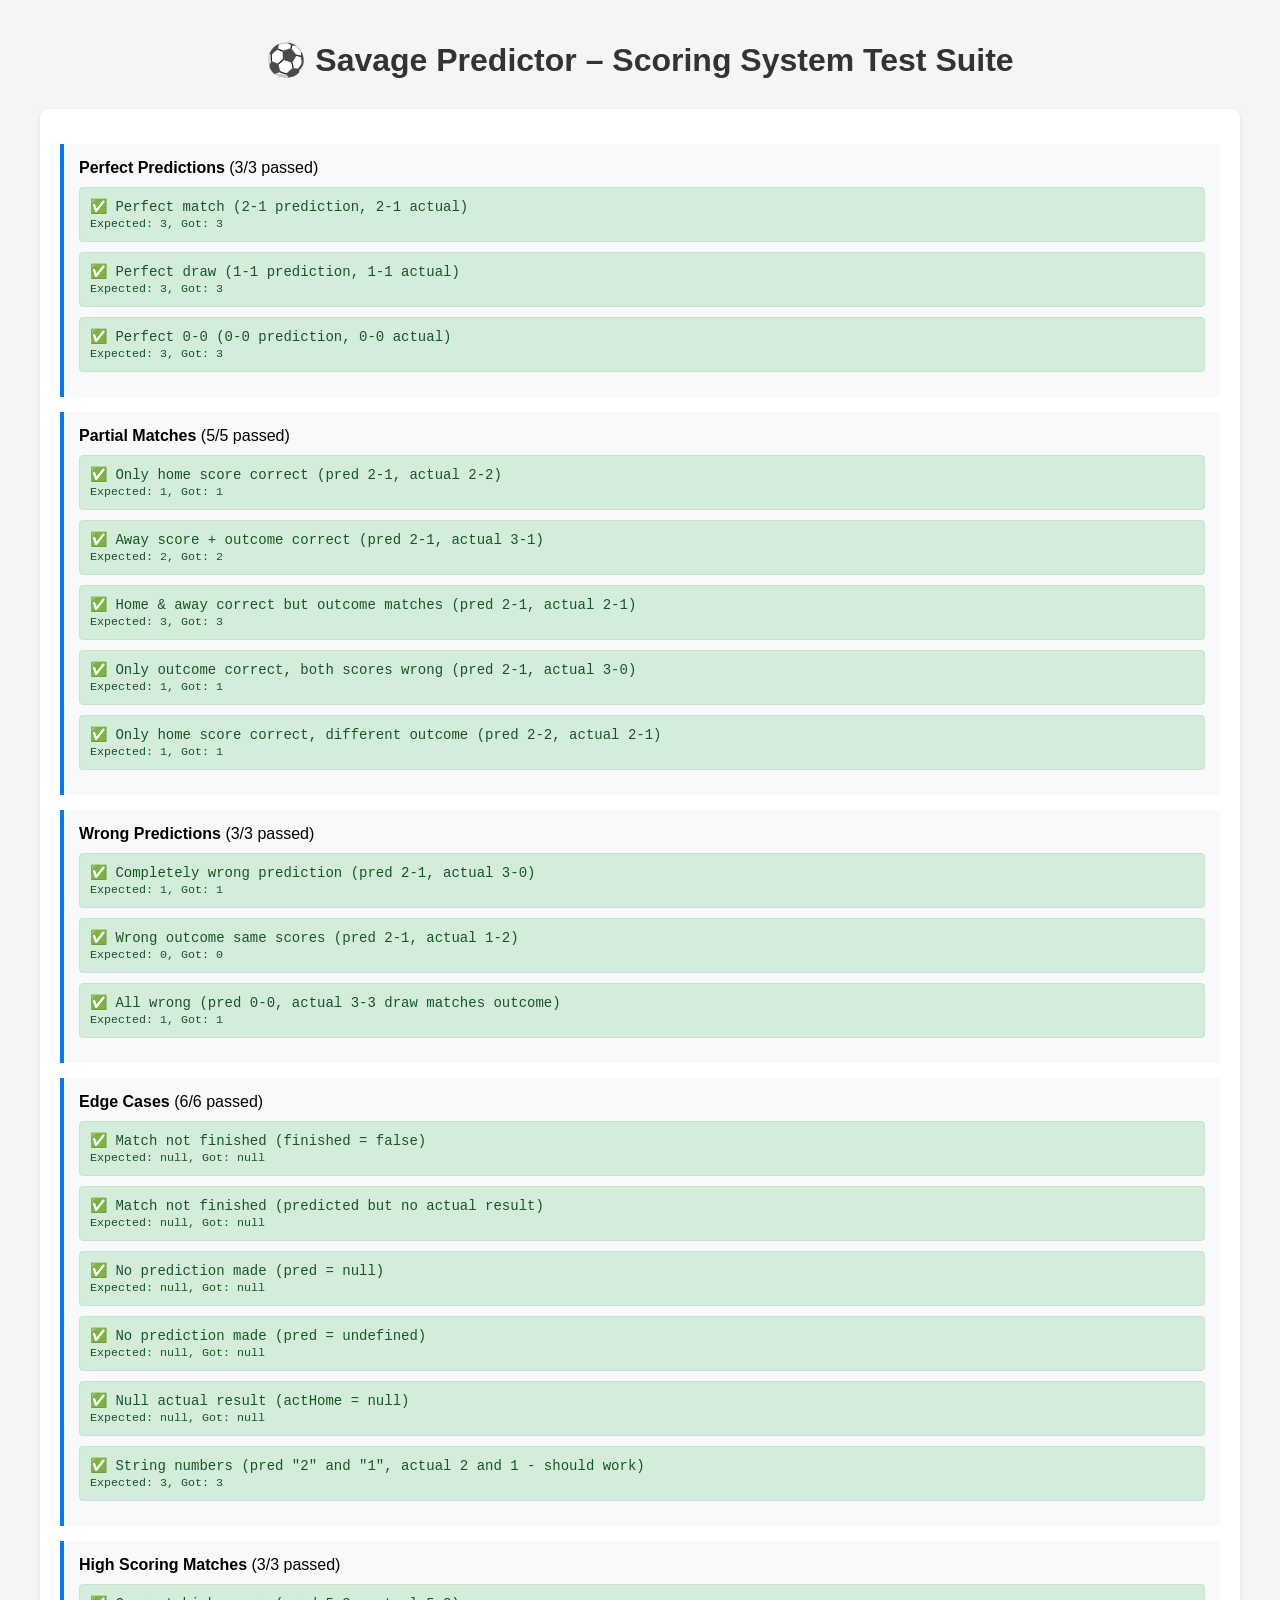
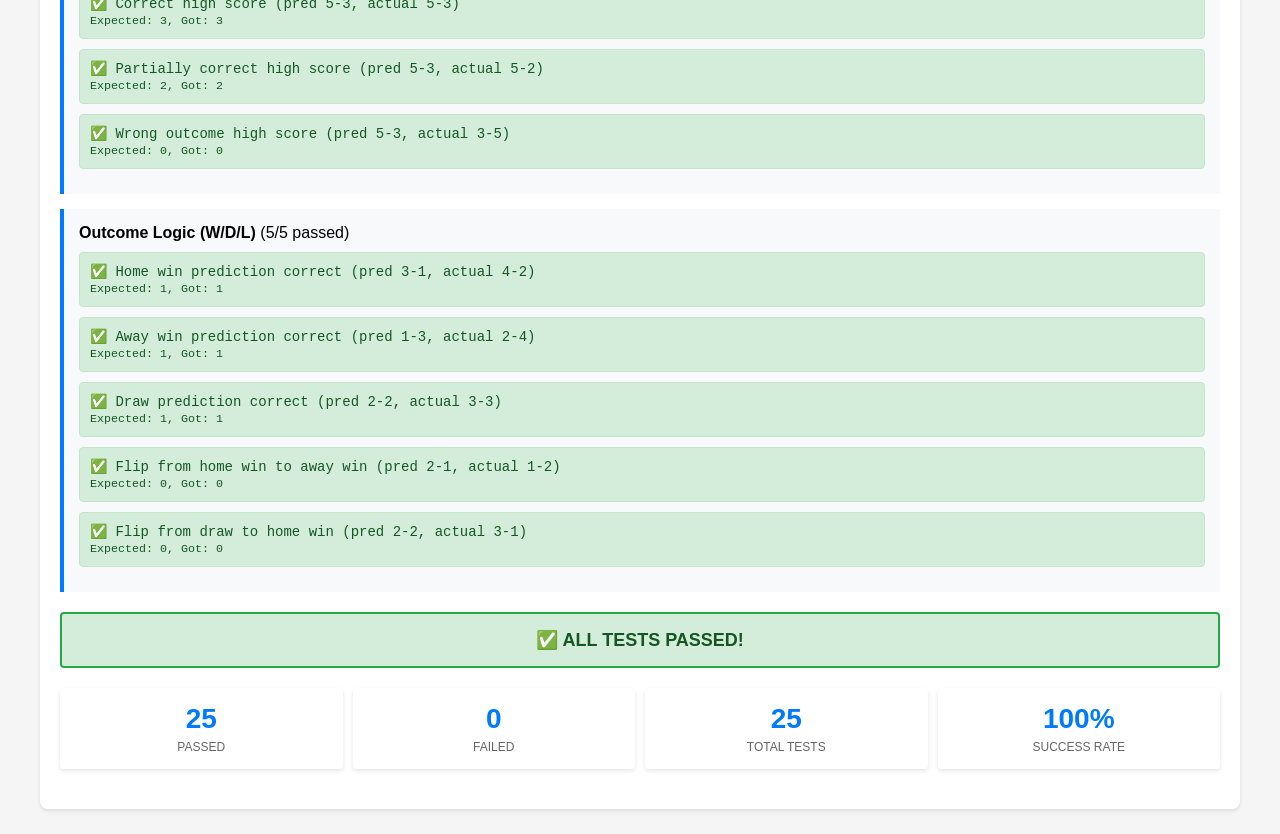
<file: test-scoring.html>
<!DOCTYPE html>
<html lang="en">
<head>
  <meta charset="UTF-8">
  <meta name="viewport" content="width=device-width, initial-scale=1.0">
  <title>Scoring System Test Suite</title>
  <style>
    body {
      font-family: 'Segoe UI', Tahoma, Geneva, Verdana, sans-serif;
      max-width: 1200px;
      margin: 0 auto;
      padding: 20px;
      background-color: #f5f5f5;
    }
    h1 {
      color: #333;
      text-align: center;
    }
    .test-section {
      margin: 30px 0;
      background: white;
      padding: 20px;
      border-radius: 8px;
      box-shadow: 0 2px 4px rgba(0,0,0,0.1);
    }
    .test-group {
      margin: 15px 0;
      padding: 15px;
      border-left: 4px solid #007bff;
      background-color: #f8f9fa;
    }
    .test-case {
      margin: 10px 0;
      padding: 10px;
      border-radius: 4px;
      font-family: monospace;
      font-size: 14px;
    }
    .pass {
      background-color: #d4edda;
      color: #155724;
      border: 1px solid #c3e6cb;
    }
    .fail {
      background-color: #f8d7da;
      color: #721c24;
      border: 1px solid #f5c6cb;
    }
    .summary {
      font-size: 18px;
      font-weight: bold;
      margin-top: 20px;
      padding: 15px;
      border-radius: 4px;
      text-align: center;
    }
    .summary.all-pass {
      background-color: #d4edda;
      color: #155724;
      border: 2px solid #28a745;
    }
    .summary.has-fail {
      background-color: #f8d7da;
      color: #721c24;
      border: 2px solid #dc3545;
    }
    .stats {
      display: grid;
      grid-template-columns: repeat(4, 1fr);
      gap: 10px;
      margin: 20px 0;
    }
    .stat-box {
      background: white;
      padding: 15px;
      border-radius: 4px;
      text-align: center;
      box-shadow: 0 2px 4px rgba(0,0,0,0.1);
    }
    .stat-number {
      font-size: 28px;
      font-weight: bold;
      color: #007bff;
    }
    .stat-label {
      color: #666;
      font-size: 12px;
      margin-top: 5px;
    }
  </style>
</head>
<body>
  <h1>⚽ Savage Predictor – Scoring System Test Suite</h1>
  
  <div id="results"></div>

  <script src="js/app.js"></script>
  <script>
    // Test framework
    class TestSuite {
      constructor(name) {
        this.name = name;
        this.tests = [];
        this.passed = 0;
        this.failed = 0;
      }

      assert(description, actual, expected) {
        const pass = actual === expected;
        this.tests.push({ description, actual, expected, pass });
        if (pass) this.passed++; else this.failed++;
        return pass;
      }

      render() {
        const testCases = this.tests.map(t => `
          <div class="test-case ${t.pass ? 'pass' : 'fail'}">
            ${t.pass ? '✅' : '❌'} ${t.description}
            <br><small>Expected: ${t.expected}, Got: ${t.actual}</small>
          </div>
        `).join('');

        return `
          <div class="test-group">
            <strong>${this.name}</strong> (${this.passed}/${this.tests.length} passed)
            ${testCases}
          </div>
        `;
      }
    }

    // Initialize test results container
    const resultsDiv = document.getElementById('results');
    let allSuites = [];

    // ===== TEST SUITE 1: Perfect Predictions =====
    let suite1 = new TestSuite('Perfect Predictions');
    suite1.assert(
      'Perfect match (2-1 prediction, 2-1 actual)', 
      calcPoints(2, 1, 2, 1, true),
      3
    );
    suite1.assert(
      'Perfect draw (1-1 prediction, 1-1 actual)', 
      calcPoints(1, 1, 1, 1, true),
      3
    );
    suite1.assert(
      'Perfect 0-0 (0-0 prediction, 0-0 actual)', 
      calcPoints(0, 0, 0, 0, true),
      3
    );
    allSuites.push(suite1);

    // ===== TEST SUITE 2: Partial Matches =====
    let suite2 = new TestSuite('Partial Matches');
    suite2.assert(
      'Only home score correct (pred 2-1, actual 2-2)', 
      calcPoints(2, 1, 2, 2, true),
      1
    );
    suite2.assert(
      'Away score + outcome correct (pred 2-1, actual 3-1)', 
      calcPoints(2, 1, 3, 1, true),
      2
    );
    suite2.assert(
      'Home & away correct but outcome matches (pred 2-1, actual 2-1)', 
      calcPoints(2, 1, 2, 1, true),
      3
    );
    suite2.assert(
      'Only outcome correct, both scores wrong (pred 2-1, actual 3-0)', 
      calcPoints(2, 1, 3, 0, true),
      1
    );
    suite2.assert(
      'Only home score correct, different outcome (pred 2-2, actual 2-1)', 
      calcPoints(2, 2, 2, 1, true),
      1
    );
    allSuites.push(suite2);

    // ===== TEST SUITE 3: Wrong Predictions =====
    let suite3 = new TestSuite('Wrong Predictions');
    suite3.assert(
      'Completely wrong prediction (pred 2-1, actual 3-0)', 
      calcPoints(2, 1, 3, 0, true),
      1
    );
    suite3.assert(
      'Wrong outcome same scores (pred 2-1, actual 1-2)', 
      calcPoints(2, 1, 1, 2, true),
      0
    );
    suite3.assert(
      'All wrong (pred 0-0, actual 3-3 draw matches outcome)', 
      calcPoints(0, 0, 3, 3, true),
      1
    );
    allSuites.push(suite3);

    // ===== TEST SUITE 4: Edge Cases =====
    let suite4 = new TestSuite('Edge Cases');
    suite4.assert(
      'Match not finished (finished = false)', 
      calcPoints(2, 1, 2, 1, false),
      null
    );
    suite4.assert(
      'Match not finished (predicted but no actual result)', 
      calcPoints(2, 1, null, null, false),
      null
    );
    suite4.assert(
      'No prediction made (pred = null)', 
      calcPoints(null, 1, 2, 1, true),
      null
    );
    suite4.assert(
      'No prediction made (pred = undefined)', 
      calcPoints(undefined, 1, 2, 1, true),
      null
    );
    suite4.assert(
      'Null actual result (actHome = null)', 
      calcPoints(2, 1, null, 1, true),
      null
    );
    suite4.assert(
      'String numbers (pred "2" and "1", actual 2 and 1 - should work)', 
      calcPoints("2", "1", 2, 1, true),
      3
    );
    allSuites.push(suite4);

    // ===== TEST SUITE 5: High Scoring Matches =====
    let suite5 = new TestSuite('High Scoring Matches');
    suite5.assert(
      'Correct high score (pred 5-3, actual 5-3)', 
      calcPoints(5, 3, 5, 3, true),
      3
    );
    suite5.assert(
      'Partially correct high score (pred 5-3, actual 5-2)', 
      calcPoints(5, 3, 5, 2, true),
      2
    );
    suite5.assert(
      'Wrong outcome high score (pred 5-3, actual 3-5)', 
      calcPoints(5, 3, 3, 5, true),
      0
    );
    allSuites.push(suite5);

    // ===== TEST SUITE 6: Outcome Logic Validation =====
    let suite6 = new TestSuite('Outcome Logic (W/D/L)');
    suite6.assert(
      'Home win prediction correct (pred 3-1, actual 4-2)', 
      calcPoints(3, 1, 4, 2, true),
      1
    );
    suite6.assert(
      'Away win prediction correct (pred 1-3, actual 2-4)', 
      calcPoints(1, 3, 2, 4, true),
      1
    );
    suite6.assert(
      'Draw prediction correct (pred 2-2, actual 3-3)', 
      calcPoints(2, 2, 3, 3, true),
      1
    );
    suite6.assert(
      'Flip from home win to away win (pred 2-1, actual 1-2)', 
      calcPoints(2, 1, 1, 2, true),
      0
    );
    suite6.assert(
      'Flip from draw to home win (pred 2-2, actual 3-1)', 
      calcPoints(2, 2, 3, 1, true),
      0
    );
    allSuites.push(suite6);

    // Render all test results
    let totalPassed = 0;
    let totalFailed = 0;
    let html = '<div class="test-section">';
    
    allSuites.forEach(suite => {
      html += suite.render();
      totalPassed += suite.passed;
      totalFailed += suite.failed;
    });

    html += `
      <div class="summary ${totalFailed === 0 ? 'all-pass' : 'has-fail'}">
        ${totalFailed === 0 ? '✅ ALL TESTS PASSED!' : '❌ SOME TESTS FAILED'}
      </div>
      
      <div class="stats">
        <div class="stat-box">
          <div class="stat-number">${totalPassed}</div>
          <div class="stat-label">PASSED</div>
        </div>
        <div class="stat-box">
          <div class="stat-number">${totalFailed}</div>
          <div class="stat-label">FAILED</div>
        </div>
        <div class="stat-box">
          <div class="stat-number">${totalPassed + totalFailed}</div>
          <div class="stat-label">TOTAL TESTS</div>
        </div>
        <div class="stat-box">
          <div class="stat-number">${totalFailed === 0 ? '100' : Math.round((totalPassed / (totalPassed + totalFailed)) * 100)}%</div>
          <div class="stat-label">SUCCESS RATE</div>
        </div>
      </div>
    </div>`;

    resultsDiv.innerHTML = html;
  </script>
</body>
</html>
</file>
